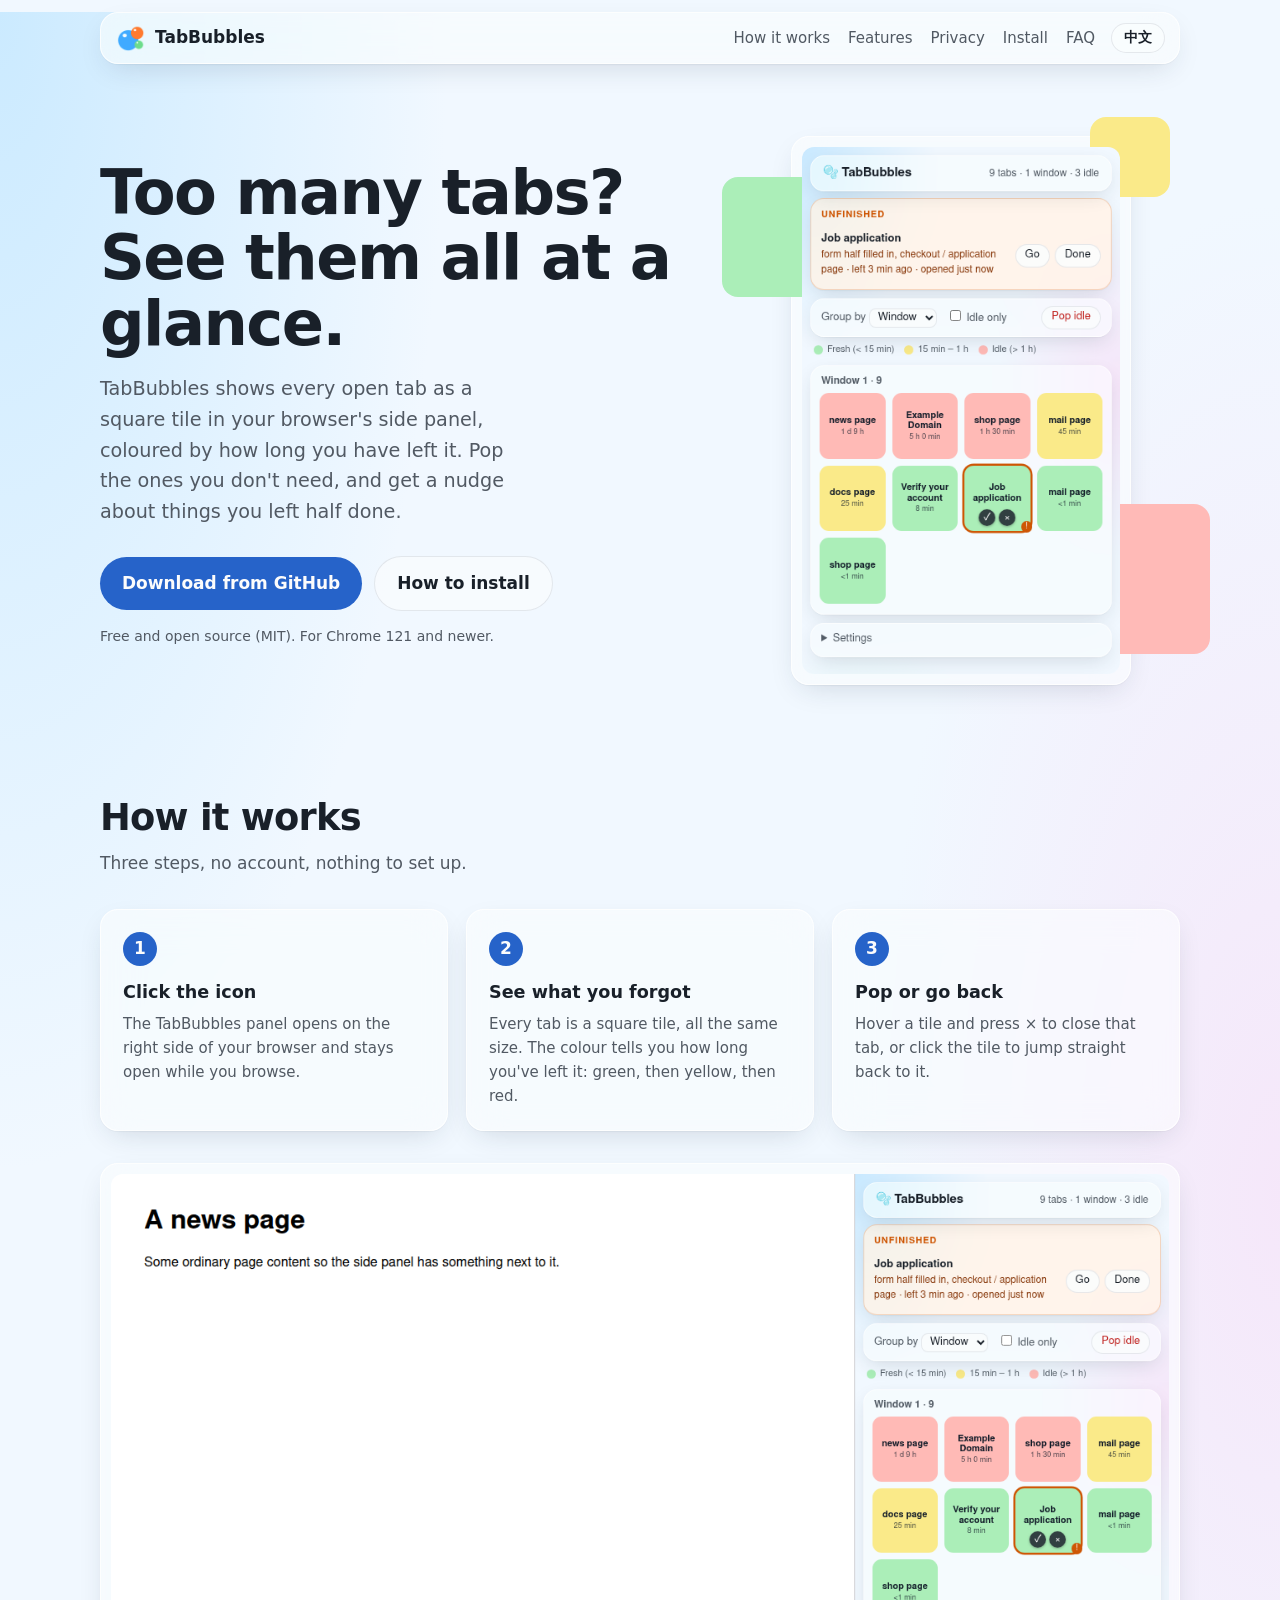
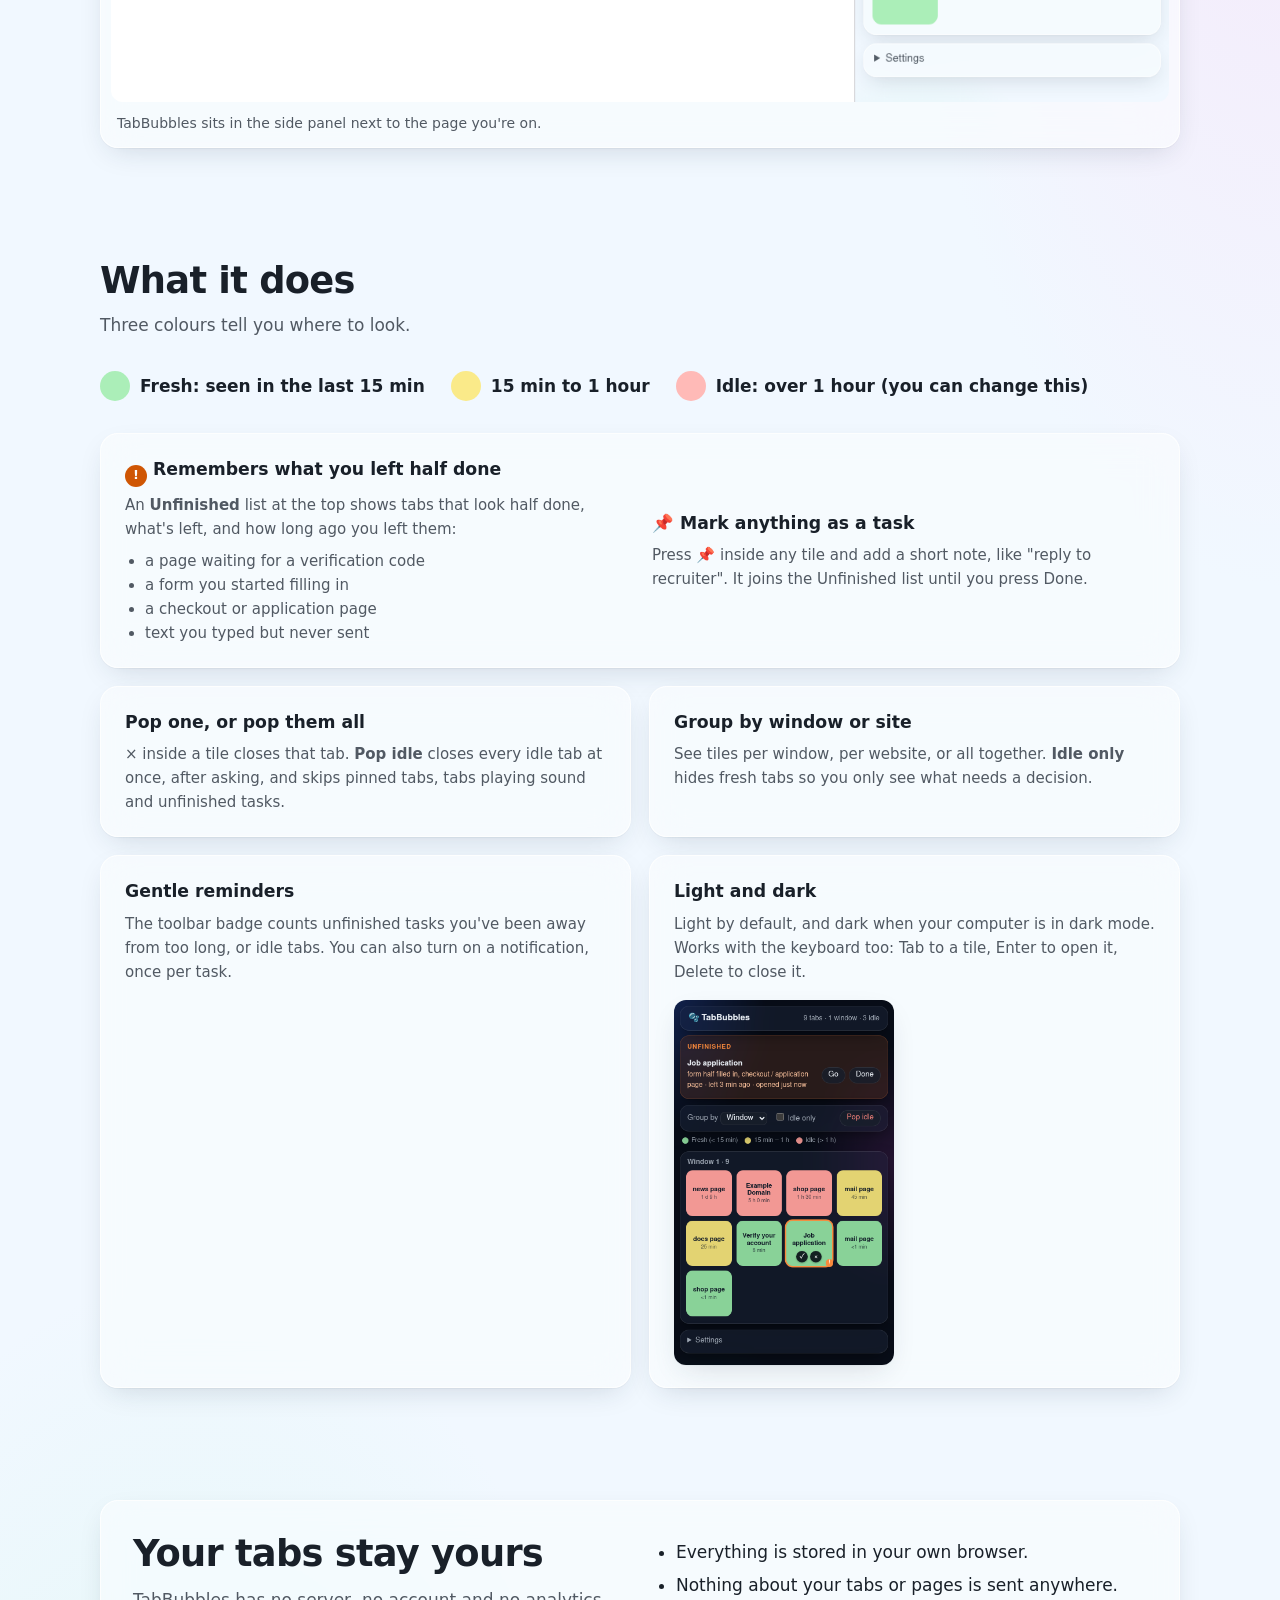
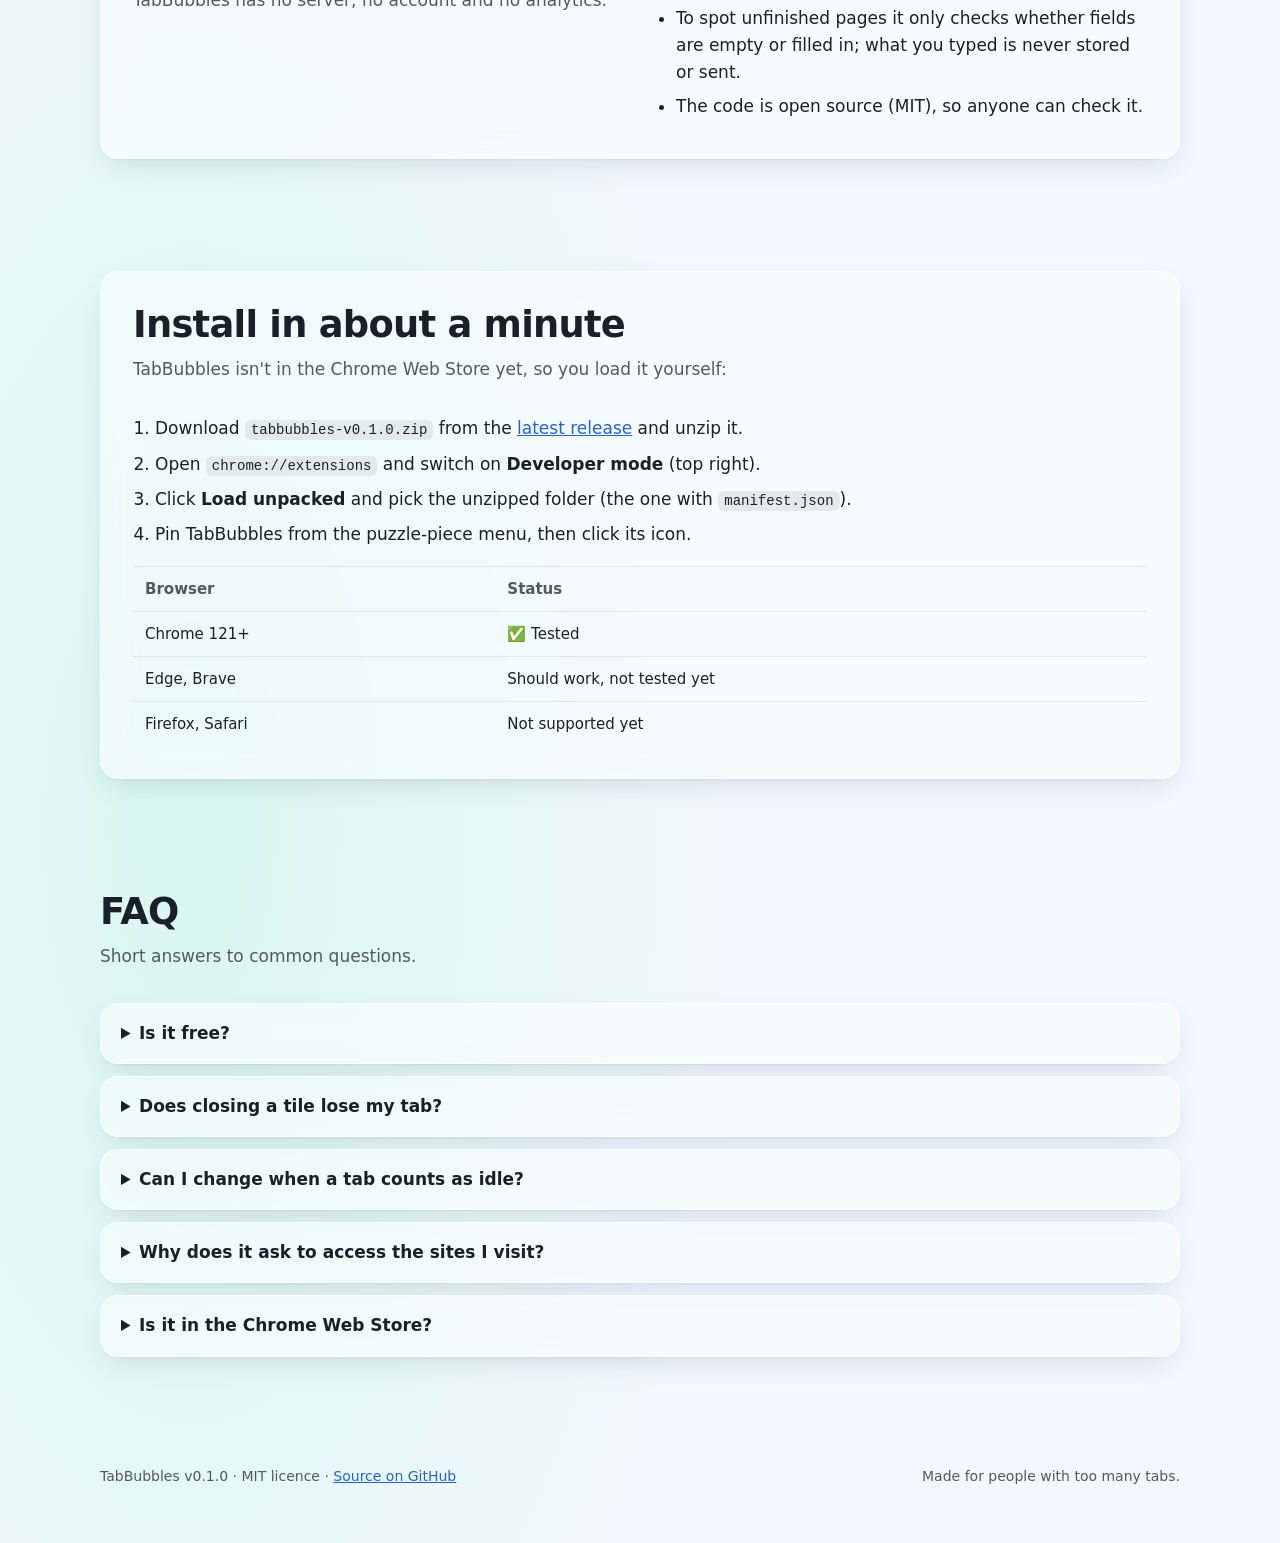
<file: site/index.html>
<!doctype html>
<html lang="en" data-lang="en">
<head>
<meta charset="utf-8">
<meta name="viewport" content="width=device-width, initial-scale=1">
<title>TabBubbles: see every open tab at a glance</title>
<meta name="description" content="TabBubbles is a free, open-source Chrome extension. Every open tab becomes a coloured tile in the side panel, coloured by how long you have left it, and it reminds you about things you left half done.">
<link rel="icon" href="img/icon128.png">
<style>
/* TabBubbles product page. No external fonts, scripts or trackers. */
:root {
  color-scheme: light;
  --bg-0: oklch(97.5% 0.012 250);
  --glow-1: oklch(90% 0.06 240 / .7);
  --glow-2: oklch(92% 0.05 330 / .55);
  --glow-3: oklch(93% 0.06 170 / .5);
  --glass: oklch(99% 0.004 250 / .66);
  --glass-edge: oklch(100% 0 0 / .8);
  --line: oklch(70% 0.02 250 / .22);
  --shadow: 0 1px 1px oklch(30% 0.03 250 / .04), 0 10px 30px -10px oklch(30% 0.04 250 / .18);
  --text: oklch(24% 0.02 255);
  --muted: oklch(46% 0.02 255);
  --primary: oklch(52% 0.17 260);
  --primary-hover: oklch(46% 0.17 260);
  --on-primary: oklch(99% 0 0);
  --task: oklch(60% 0.17 45);
  --green: oklch(89% 0.10 150);
  --yellow: oklch(93% 0.12 100);
  --red: oklch(86% 0.09 22);
  --focus: oklch(55% 0.17 260);
  --radius: 18px;
  --ease-out: cubic-bezier(.22, 1, .36, 1);
  --font: system-ui, -apple-system, "Segoe UI", "PingFang SC", "Microsoft YaHei", sans-serif;
}
* { box-sizing: border-box; }
html, body { overflow-x: clip; }
html { background: var(--bg-0); scroll-behavior: smooth; }
body {
  margin: 0; color: var(--text); font: 17px/1.6 var(--font);
  background:
    radial-gradient(50% 35% at 0% 0%, var(--glow-1), transparent 70%),
    radial-gradient(45% 30% at 100% 25%, var(--glow-2), transparent 70%),
    radial-gradient(60% 35% at 15% 85%, var(--glow-3), transparent 70%),
    var(--bg-0);
}
[data-lang="en"] .zh, [data-lang="zh"] .en { display: none; }
a { color: var(--primary); }
a:focus-visible, button:focus-visible { outline: 2px solid var(--focus); outline-offset: 3px; border-radius: 6px; }
.wrap { width: min(1080px, 100% - 40px); margin-inline: auto; }
.glass { background: var(--glass); border: 1px solid var(--glass-edge); border-radius: var(--radius); box-shadow: var(--shadow);
  -webkit-backdrop-filter: blur(18px) saturate(160%); backdrop-filter: blur(18px) saturate(160%); }

/* top bar */
.top { position: sticky; top: 12px; z-index: 10; margin-top: 12px; display: flex; align-items: center; gap: 16px; padding: 10px 14px 10px 16px; }
.brand { display: flex; align-items: center; gap: 10px; font-weight: 700; text-decoration: none; color: var(--text); }
.brand img { width: 28px; height: 28px; }
.top nav { display: flex; gap: 18px; margin-left: auto; font-size: 15px; }
.top nav a { color: var(--muted); text-decoration: none; white-space: nowrap; }
.top nav a:hover { color: var(--text); }
.lang { border: 1px solid var(--line); background: var(--glass); color: var(--text); border-radius: 999px; padding: 5px 12px; font: 600 14px var(--font); cursor: pointer; white-space: nowrap; }
.lang:hover { border-color: var(--focus); }

/* hero */
.hero { display: grid; grid-template-columns: minmax(0, 1.15fr) minmax(0, .85fr); gap: 48px; align-items: center; padding: 72px 0 56px; }
.hero h1 { font-size: clamp(2.3rem, 5.2vw, 3.9rem); line-height: 1.05; letter-spacing: -.025em; margin: 0 0 18px; overflow-wrap: anywhere; }
.hero p.lead { font-size: 1.2rem; color: var(--muted); margin: 0 0 28px; max-width: 34ch; }
.cta { display: flex; flex-wrap: wrap; gap: 12px; align-items: center; }
.btn { display: inline-flex; align-items: center; gap: 8px; padding: 13px 22px; border-radius: 999px; font-weight: 650; text-decoration: none; white-space: nowrap;
  transition: background-color .15s var(--ease-out), transform .1s var(--ease-out); }
.btn.primary { background: var(--primary); color: var(--on-primary); }
.btn.primary:hover { background: var(--primary-hover); }
.btn.primary:active { transform: translateY(1px); }
.btn.ghost { color: var(--text); border: 1px solid var(--line); background: var(--glass); }
.btn.ghost:hover { border-color: var(--focus); }
.note { font-size: 14px; color: var(--muted); margin-top: 14px; }
.shot-panel { justify-self: center; position: relative; width: min(340px, 100%); padding: 10px; }
.shot-panel img { display: block; width: 100%; height: auto; border-radius: 12px; }
.floaty { position: absolute; border-radius: 16px; z-index: -1; }
.floaty.g { width: 120px; height: 120px; background: var(--green); left: -70px; top: 40px; }
.floaty.y { width: 80px; height: 80px; background: var(--yellow); right: -40px; top: -20px; animation-duration: 9s; }
.floaty.r { width: 150px; height: 150px; background: var(--red); right: -80px; bottom: 30px; animation-duration: 11s; }

/* sections */
section { padding: 56px 0; }
h2 { font-size: clamp(1.7rem, 3.4vw, 2.3rem); letter-spacing: -.02em; line-height: 1.15; margin: 0 0 10px; }
.sub { color: var(--muted); margin: 0 0 32px; max-width: 60ch; }
.steps { list-style: none; padding: 0; margin: 0; display: grid; grid-template-columns: repeat(3, minmax(0, 1fr)); gap: 18px; counter-reset: s; }
.steps li { padding: 22px; counter-increment: s; }
.steps li::before { content: counter(s); display: grid; place-items: center; width: 34px; height: 34px; border-radius: 50%; background: var(--primary); color: var(--on-primary); font-weight: 700; margin-bottom: 12px; }
.steps h3 { margin: 0 0 6px; font-size: 1.1rem; }
.steps p { margin: 0; color: var(--muted); font-size: 15px; }
.wide-shot { margin: 32px 0 0; padding: 10px; }
.wide-shot img { display: block; width: 100%; height: auto; border-radius: 12px; }
.wide-shot figcaption { font-size: 14px; color: var(--muted); padding: 10px 6px 2px; }

.colours { display: flex; flex-wrap: wrap; gap: 14px 26px; margin: 0 0 32px; }
.colours span { display: inline-flex; align-items: center; gap: 10px; font-weight: 600; }
.dot { width: 30px; height: 30px; border-radius: 50%; flex: none; }
.dot.g { background: var(--green); } .dot.y { background: var(--yellow); } .dot.r { background: var(--red); }

.features { display: grid; grid-template-columns: repeat(2, minmax(0, 1fr)); gap: 18px; }
.feature { padding: 22px 24px; }
.feature h3 { margin: 0 0 6px; font-size: 1.08rem; }
.feature p { margin: 0; color: var(--muted); font-size: 15px; }
.feature .mini { display: block; width: min(220px, 100%); height: auto; margin: 16px 0 0; border-radius: 12px; box-shadow: var(--shadow); }
.feature.big { grid-column: 1 / -1; display: grid; grid-template-columns: minmax(0, 1fr) minmax(0, 1fr); gap: 24px; align-items: center; }
.feature ul { margin: 8px 0 0; padding-left: 20px; color: var(--muted); font-size: 15px; }
.flag { display: inline-grid; place-items: center; width: 22px; height: 22px; border-radius: 50%; background: var(--task); color: var(--on-primary); font-size: 13px; font-weight: 700; vertical-align: -4px; }

.privacy { padding: 32px; display: grid; grid-template-columns: minmax(0, 1fr) minmax(0, 1fr); gap: 32px; }
.privacy h2 { margin-bottom: 12px; }
.privacy ul { margin: 0; padding-left: 20px; }
.privacy li { margin: 6px 0; }

.install { padding: 32px; }
.install ol { margin: 0 0 18px; padding-left: 22px; }
.install li { margin: 8px 0; }
code { font: 14px/1.4 ui-monospace, "SF Mono", Menlo, Consolas, monospace; background: oklch(93% 0.01 250); padding: 2px 6px; border-radius: 6px; overflow-wrap: anywhere; }
table { width: 100%; border-collapse: collapse; font-size: 15px; }
th, td { text-align: left; padding: 10px 12px; border-top: 1px solid var(--line); vertical-align: top; }
th { color: var(--muted); font-weight: 600; }

.faq details { padding: 16px 20px; margin-bottom: 12px; }
.faq summary { cursor: pointer; font-weight: 650; }
.faq details p { margin: 10px 0 0; color: var(--muted); }

footer { padding: 40px 0 56px; color: var(--muted); font-size: 14px; display: flex; flex-wrap: wrap; gap: 8px 20px; justify-content: space-between; }

@media (max-width: 860px) {
  .hero { grid-template-columns: minmax(0, 1fr); padding-top: 44px; gap: 36px; }
  .steps { grid-template-columns: minmax(0, 1fr); }
  .features, .feature.big, .privacy { grid-template-columns: minmax(0, 1fr); }
  .top nav { display: none; }
  .lang { margin-left: auto; }
  .floaty.g { left: -30px; } .floaty.r { right: -30px; } .floaty.y { right: -10px; }
}
@media (max-width: 480px) {
  body { font-size: 16px; }
  section { padding: 40px 0; }
  .privacy, .install { padding: 22px; }
  .btn { width: 100%; justify-content: center; }
  th, td { padding: 8px 6px; }
}
@media (prefers-reduced-motion: reduce) {
  html { scroll-behavior: auto; }
}
</style>
</head>
<body>
<div class="wrap">
  <header class="top glass">
    <a class="brand" href="#top"><img src="img/icon128.png" alt="">TabBubbles</a>
    <nav aria-label="Page">
      <a href="#how"><span class="en">How it works</span><span class="zh">怎么用</span></a>
      <a href="#features"><span class="en">Features</span><span class="zh">功能</span></a>
      <a href="#privacy"><span class="en">Privacy</span><span class="zh">隐私</span></a>
      <a href="#install"><span class="en">Install</span><span class="zh">安装</span></a>
      <a href="#faq">FAQ</a>
    </nav>
    <button class="lang" id="lang" type="button" aria-label="Switch language / 切换语言">中文</button>
  </header>

  <main id="top">
    <section class="hero">
      <div>
        <h1><span class="en">Too many tabs? See them all at a glance.</span><span class="zh">标签页太多？一眼看清全部。</span></h1>
        <p class="lead">
          <span class="en">TabBubbles shows every open tab as a square tile in your browser's side panel, coloured by how long you have left it. Pop the ones you don't need, and get a nudge about things you left half done.</span>
          <span class="zh">TabBubbles 在浏览器右侧的侧边栏里，把每个打开的标签页变成一个彩色方块，颜色告诉你它被冷落了多久。不要的点一下就关掉，做到一半的事情它会提醒你。</span>
        </p>
        <div class="cta">
          <a class="btn primary" href="https://github.com/suninnn/tab-bubbles/releases/latest" id="download"><span class="en">Download from GitHub</span><span class="zh">从 GitHub 下载</span></a>
          <a class="btn ghost" href="#install"><span class="en">How to install</span><span class="zh">安装步骤</span></a>
        </div>
        <p class="note"><span class="en">Free and open source (MIT). For Chrome 121 and newer.</span><span class="zh">免费、开源（MIT 协议）。适用于 Chrome 121 及以上版本。</span></p>
      </div>
      <div class="shot-panel glass">
        <span class="floaty g" aria-hidden="true"></span><span class="floaty y" aria-hidden="true"></span><span class="floaty r" aria-hidden="true"></span>
        <img src="img/panel-light.png" width="380" height="630" alt="The TabBubbles side panel: an Unfinished card at the top, then a grid of green, yellow and red tiles for open tabs.">
      </div>
    </section>

    <section id="how">
      <h2><span class="en">How it works</span><span class="zh">怎么用</span></h2>
      <p class="sub"><span class="en">Three steps, no account, nothing to set up.</span><span class="zh">三步就好，不用注册，不用设置。</span></p>
      <ol class="steps">
        <li class="glass">
          <h3><span class="en">Click the icon</span><span class="zh">点一下图标</span></h3>
          <p><span class="en">The TabBubbles panel opens on the right side of your browser and stays open while you browse.</span><span class="zh">TabBubbles 在浏览器右侧打开，一边浏览一边开着。</span></p>
        </li>
        <li class="glass">
          <h3><span class="en">See what you forgot</span><span class="zh">一眼看出被遗忘的</span></h3>
          <p><span class="en">Every tab is a square tile, all the same size. The colour tells you how long you've left it: green, then yellow, then red.</span><span class="zh">每个标签页是一个同样大小的方块。颜色告诉你多久没看了：绿色、黄色，再到红色。</span></p>
        </li>
        <li class="glass">
          <h3><span class="en">Pop or go back</span><span class="zh">关掉，或者回去</span></h3>
          <p><span class="en">Hover a tile and press × to close that tab, or click the tile to jump straight back to it.</span><span class="zh">鼠标移到方块上点 × 关掉它，或者直接点方块跳回那个标签页。</span></p>
        </li>
      </ol>
      <figure class="wide-shot glass">
        <img src="img/browser-light.png" width="1281" height="640" alt="A web page on the left and the TabBubbles side panel on the right.">
        <figcaption><span class="en">TabBubbles sits in the side panel next to the page you're on.</span><span class="zh">TabBubbles 就在你正在看的网页旁边。</span></figcaption>
      </figure>
    </section>

    <section id="features">
      <h2><span class="en">What it does</span><span class="zh">能做什么</span></h2>
      <p class="sub"><span class="en">Three colours tell you where to look.</span><span class="zh">三种颜色告诉你该看哪里。</span></p>
      <div class="colours">
        <span><i class="dot g"></i><span class="en">Fresh: seen in the last 15 min</span><span class="zh">新鲜：15 分钟内看过</span></span>
        <span><i class="dot y"></i><span class="en">15 min to 1 hour</span><span class="zh">15 分钟到 1 小时</span></span>
        <span><i class="dot r"></i><span class="en">Idle: over 1 hour (you can change this)</span><span class="zh">闲置：超过 1 小时（可以调整）</span></span>
      </div>
      <div class="features">
        <div class="feature big glass">
          <div>
            <h3><span class="en"><span class="flag">!</span> Remembers what you left half done</span><span class="zh"><span class="flag">!</span> 记得你做到一半的事</span></h3>
            <p><span class="en">An <b>Unfinished</b> list at the top shows tabs that look half done, what's left, and how long ago you left them:</span><span class="zh">顶部的<b>未完成</b>列表会列出看起来没做完的标签页、还差什么、你多久前离开的：</span></p>
            <ul>
              <li><span class="en">a page waiting for a verification code</span><span class="zh">等着输入验证码的页面</span></li>
              <li><span class="en">a form you started filling in</span><span class="zh">填了一半的表单</span></li>
              <li><span class="en">a checkout or application page</span><span class="zh">结账或申请页面</span></li>
              <li><span class="en">text you typed but never sent</span><span class="zh">打了字还没发出去的文本</span></li>
            </ul>
          </div>
          <div>
            <h3><span class="en">📌 Mark anything as a task</span><span class="zh">📌 手动标成待办</span></h3>
            <p><span class="en">Press 📌 inside any tile and add a short note, like "reply to recruiter". It joins the Unfinished list until you press Done.</span><span class="zh">点方块里的 📌，写一句备注，比如"回复招聘人员"。它会留在未完成列表里，直到你点完成。</span></p>
          </div>
        </div>
        <div class="feature glass">
          <h3><span class="en">Pop one, or pop them all</span><span class="zh">一个一个关，或者一次全关</span></h3>
          <p><span class="en">× inside a tile closes that tab. <b>Pop idle</b> closes every idle tab at once, after asking, and skips pinned tabs, tabs playing sound and unfinished tasks.</span><span class="zh">方块里的 × 关掉这个标签页。<b>Pop idle</b> 先问你一句，再一次关掉所有闲置标签页，固定的、正在放声音的、未完成的都不会关。</span></p>
        </div>
        <div class="feature glass">
          <h3><span class="en">Group by window or site</span><span class="zh">按窗口或网站分组</span></h3>
          <p><span class="en">See tiles per window, per website, or all together. <b>Idle only</b> hides fresh tabs so you only see what needs a decision.</span><span class="zh">按窗口、按网站或者全部放在一起看。<b>只看闲置</b>会隐藏新鲜的标签页，只留下需要你处理的。</span></p>
        </div>
        <div class="feature glass">
          <h3><span class="en">Gentle reminders</span><span class="zh">轻轻提醒</span></h3>
          <p><span class="en">The toolbar badge counts unfinished tasks you've been away from too long, or idle tabs. You can also turn on a notification, once per task.</span><span class="zh">工具栏图标上的数字显示你离开太久的未完成任务，或者闲置标签页的数量。也可以打开系统通知，每个任务只提醒一次。</span></p>
        </div>
        <div class="feature glass">
          <h3><span class="en">Light and dark</span><span class="zh">浅色和深色</span></h3>
          <p><span class="en">Light by default, and dark when your computer is in dark mode. Works with the keyboard too: Tab to a tile, Enter to open it, Delete to close it.</span><span class="zh">默认浅色，电脑切到深色模式时自动变深色。也可以用键盘：Tab 选中方块，回车打开，Delete 关掉。</span></p>
          <img class="mini" src="img/panel-dark.png" width="380" height="630" loading="lazy" alt="The TabBubbles side panel in dark mode.">
        </div>
      </div>
    </section>

    <section id="privacy">
      <div class="privacy glass">
        <div>
          <h2><span class="en">Your tabs stay yours</span><span class="zh">你的标签页只属于你</span></h2>
          <p class="sub" style="margin:0"><span class="en">TabBubbles has no server, no account and no analytics.</span><span class="zh">TabBubbles 没有服务器、不用账号、不做任何统计。</span></p>
        </div>
        <ul>
          <li><span class="en">Everything is stored in your own browser.</span><span class="zh">所有数据都只存在你自己的浏览器里。</span></li>
          <li><span class="en">Nothing about your tabs or pages is sent anywhere.</span><span class="zh">你的标签页和网页内容不会发送到任何地方。</span></li>
          <li><span class="en">To spot unfinished pages it only checks whether fields are empty or filled in; what you typed is never stored or sent.</span><span class="zh">为了发现没做完的页面，它只看输入框是空的还是填了，你输入的内容不会被保存或发送。</span></li>
          <li><span class="en">The code is open source (MIT), so anyone can check it.</span><span class="zh">代码开源（MIT），谁都可以检查。</span></li>
        </ul>
      </div>
    </section>

    <section id="install">
      <div class="install glass">
        <h2><span class="en">Install in about a minute</span><span class="zh">一分钟装好</span></h2>
        <p class="sub"><span class="en">TabBubbles isn't in the Chrome Web Store yet, so you load it yourself:</span><span class="zh">TabBubbles 还没上架 Chrome 应用商店，所以需要手动加载：</span></p>
        <ol>
          <li><span class="en">Download <code>tabbubbles-v0.1.0.zip</code> from the <a href="https://github.com/suninnn/tab-bubbles/releases/latest">latest release</a> and unzip it.</span><span class="zh">从 <a href="https://github.com/suninnn/tab-bubbles/releases/latest">最新版本页面</a>下载 <code>tabbubbles-v0.1.0.zip</code> 并解压。</span></li>
          <li><span class="en">Open <code>chrome://extensions</code> and switch on <b>Developer mode</b> (top right).</span><span class="zh">打开 <code>chrome://extensions</code>，打开右上角的<b>开发者模式</b>。</span></li>
          <li><span class="en">Click <b>Load unpacked</b> and pick the unzipped folder (the one with <code>manifest.json</code>).</span><span class="zh">点<b>加载已解压的扩展程序</b>，选择解压后的文件夹（里面有 <code>manifest.json</code>）。</span></li>
          <li><span class="en">Pin TabBubbles from the puzzle-piece menu, then click its icon.</span><span class="zh">在拼图图标菜单里把 TabBubbles 固定到工具栏，然后点它的图标。</span></li>
        </ol>
        <table>
          <thead><tr><th><span class="en">Browser</span><span class="zh">浏览器</span></th><th><span class="en">Status</span><span class="zh">状态</span></th></tr></thead>
          <tbody>
            <tr><td>Chrome 121+</td><td><span class="en">✅ Tested</span><span class="zh">✅ 已测试</span></td></tr>
            <tr><td>Edge, Brave</td><td><span class="en">Should work, not tested yet</span><span class="zh">应该可以用，还没测试</span></td></tr>
            <tr><td>Firefox, Safari</td><td><span class="en">Not supported yet</span><span class="zh">暂不支持</span></td></tr>
          </tbody>
        </table>
      </div>
    </section>

    <section id="faq" class="faq">
      <h2>FAQ</h2>
      <p class="sub"><span class="en">Short answers to common questions.</span><span class="zh">常见问题。</span></p>
      <details class="glass"><summary><span class="en">Is it free?</span><span class="zh">要钱吗？</span></summary>
        <p><span class="en">Yes. TabBubbles is free and open source under the MIT licence.</span><span class="zh">不要钱。TabBubbles 免费，并以 MIT 协议开源。</span></p></details>
      <details class="glass"><summary><span class="en">Does closing a tile lose my tab?</span><span class="zh">关掉方块，标签页就没了吗？</span></summary>
        <p><span class="en">Yes, × closes that tab, the same as closing it in the tab bar. Pop idle asks first and never closes pinned tabs, tabs playing sound or unfinished tasks.</span><span class="zh">是的，× 会关掉这个标签页，和在标签栏里关掉一样。Pop idle 会先问你，并且不会关固定的、正在放声音的和未完成的标签页。</span></p></details>
      <details class="glass"><summary><span class="en">Can I change when a tab counts as idle?</span><span class="zh">能改"闲置"的时间吗？</span></summary>
        <p><span class="en">Yes. In Settings at the bottom of the panel, set the idle time (1 hour by default) and when to be reminded about unfinished tasks. The colours follow your setting.</span><span class="zh">可以。在侧边栏底部的设置里改闲置时间（默认 1 小时）和未完成任务的提醒时间，颜色会跟着变。</span></p></details>
      <details class="glass"><summary><span class="en">Why does it ask to access the sites I visit?</span><span class="zh">为什么要访问我打开的网站？</span></summary>
        <p><span class="en">So it can notice an unfinished page, like an empty verification-code box or a half-filled form. That check happens on your computer and nothing is sent anywhere.</span><span class="zh">为了发现没做完的页面，比如空的验证码框或填了一半的表单。这个检查只在你的电脑上进行，不会发送任何内容。</span></p></details>
      <details class="glass"><summary><span class="en">Is it in the Chrome Web Store?</span><span class="zh">在 Chrome 应用商店里吗？</span></summary>
        <p><span class="en">Not yet. For now, install it with the four steps above.</span><span class="zh">还没有。目前请按上面四步安装。</span></p></details>
    </section>
  </main>

  <footer>
    <span>TabBubbles v0.1.0 · <span class="en">MIT licence</span><span class="zh">MIT 协议</span> · <a href="https://github.com/suninnn/tab-bubbles"><span class="en">Source on GitHub</span><span class="zh">GitHub 源码</span></a></span>
    <span><span class="en">Made for people with too many tabs.</span><span class="zh">献给标签页太多的你。</span></span>
  </footer>
</div>
<script>
// Language toggle: English / 中文, remembered on this device only.
(() => {
  const root = document.documentElement, btn = document.getElementById("lang");
  const set = l => { root.dataset.lang = l; root.lang = l === "zh" ? "zh-CN" : "en"; btn.textContent = l === "zh" ? "English" : "中文";
    try { localStorage.setItem("tabbubbles:lang", l); } catch (e) {} };
  let saved = null; try { saved = localStorage.getItem("tabbubbles:lang"); } catch (e) {}
  set(saved || ((navigator.language || "").toLowerCase().startsWith("zh") ? "zh" : "en"));
  btn.addEventListener("click", () => set(root.dataset.lang === "zh" ? "en" : "zh"));
})();
</script>
</body>
</html>
</file>
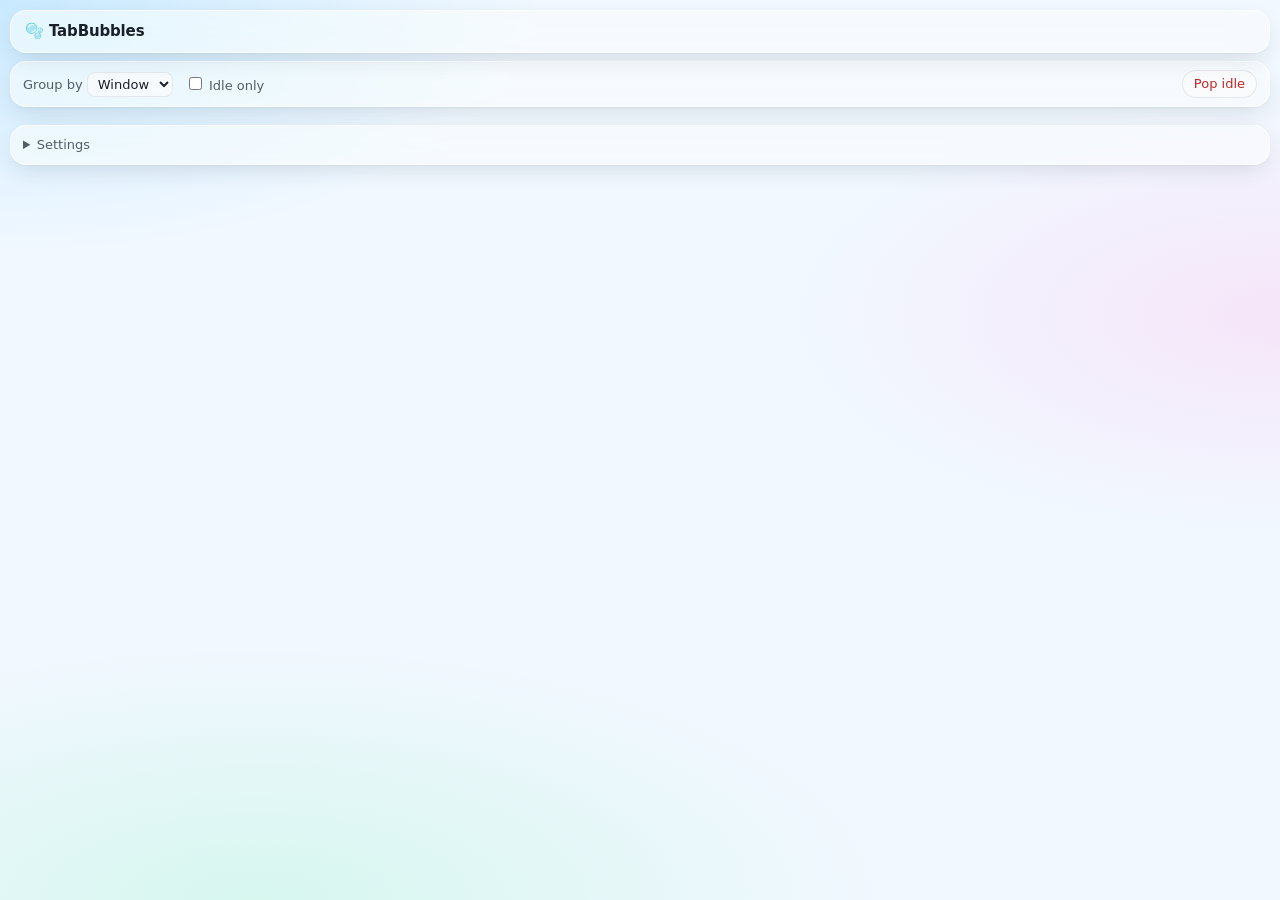
<file: src/panel.html>
<!doctype html>
<html>
<head>
  <meta charset="utf-8">
  <meta name="viewport" content="width=device-width, initial-scale=1">
  <title>TabBubbles</title>
  <link rel="stylesheet" href="panel.css">
</head>
<body>
  <header class="glass">
    <div class="brand">🫧 TabBubbles</div>
    <div id="summary" class="summary"></div>
  </header>

  <section id="tasks" class="tasks glass" hidden>
    <h2>Unfinished</h2>
    <ul id="taskList"></ul>
  </section>

  <nav class="bar glass">
    <label>Group by
      <select id="groupBy">
        <option value="window">Window</option>
        <option value="domain">Site</option>
        <option value="none">Nothing</option>
      </select>
    </label>
    <label><input type="checkbox" id="idleOnly"> Idle only</label>
    <button id="popIdle" class="danger" title="Close every idle tab that isn't pinned, playing sound or an unfinished task">Pop idle</button>
  </nav>
  <div id="legend" class="legend" aria-label="Bubble colours: how long since you looked at the tab"></div>

  <main id="groups"></main>

  <div id="markBox" class="mark glass" hidden>
    <div class="markTitle" id="markTitle"></div>
    <input id="markNote" maxlength="140" placeholder="What's left to do here? (optional)">
    <div class="row"><button id="markSave" class="primary">Mark as task</button><button id="markCancel">Cancel</button></div>
  </div>

  <details class="settings glass">
    <summary>Settings</summary>
    <label>Tab counts as idle after <input type="number" id="idleMinutes" min="1" max="10080"> min</label>
    <label>Remind about an unfinished task after <input type="number" id="taskRemindMinutes" min="1" max="1440"> min</label>
    <label><input type="checkbox" id="notify"> Show a notification (the badge is always on)</label>
    <p class="privacy">Everything stays in this browser. TabBubbles sends nothing anywhere.</p>
  </details>

  <script src="shared.js"></script>
  <script src="panel.js"></script>
</body>
</html>
</file>
<file: src/panel.css>
/* TabBubbles side panel: frosted glass, light by default, dark when the system is dark.
 * Every colour is a token below; motion is transform/opacity only and switches off for prefers-reduced-motion. */
:root {
  color-scheme: light dark;
  /* page + glass */
  --bg-0: oklch(97.5% 0.012 250);
  --bg-glow-1: oklch(90% 0.06 240 / .75);
  --bg-glow-2: oklch(92% 0.05 330 / .6);
  --bg-glow-3: oklch(93% 0.06 170 / .55);
  --glass: oklch(99% 0.004 250 / .62);
  --glass-strong: oklch(99% 0.004 250 / .82);
  --glass-edge: oklch(100% 0 0 / .75);
  --glass-line: oklch(70% 0.02 250 / .22);
  --shadow: 0 1px 1px oklch(30% 0.03 250 / .04), 0 8px 24px -6px oklch(30% 0.04 250 / .16);
  --shadow-pop: 0 18px 40px -12px oklch(25% 0.04 250 / .35);
  /* text */
  --text: oklch(24% 0.02 255);
  --muted: oklch(47% 0.02 255);
  /* accents */
  --task: oklch(60% 0.17 45);
  --task-glass: oklch(97% 0.03 60 / .7);
  --task-line: oklch(80% 0.09 55 / .55);
  --task-sub: oklch(45% 0.12 45);
  --primary: oklch(55% 0.17 260);
  --on-primary: oklch(99% 0 0);
  --danger: oklch(53% 0.19 27);
  --danger-strong: oklch(58% 0.2 27);
  --focus: oklch(55% 0.17 260);
  --chip-bg: oklch(27% 0.02 255 / .88);
  --chip-fg: oklch(99% 0 0);
  --bubble-ink: oklch(22% 0.03 255);
  /* bubble colours: flat, light, 3 levels */
  --band-0: oklch(89% 0.10 150);   /* light green: fresh */
  --band-1: oklch(93% 0.12 100);   /* light yellow: 15 min to idle */
  --band-2: oklch(86% 0.09 22);    /* light red: idle */
  --blur: blur(18px) saturate(160%);
  --radius: 16px;
  --ease-out: cubic-bezier(.22, 1, .36, 1);
}
@media (prefers-color-scheme: dark) {
  :root {
    --bg-0: oklch(16% 0.025 265);
    --bg-glow-1: oklch(35% 0.12 265 / .55);
    --bg-glow-2: oklch(32% 0.1 320 / .45);
    --bg-glow-3: oklch(34% 0.08 185 / .4);
    --glass: oklch(26% 0.025 265 / .5);
    --glass-strong: oklch(24% 0.025 265 / .82);
    --glass-edge: oklch(100% 0 0 / .1);
    --glass-line: oklch(100% 0 0 / .08);
    --shadow: 0 1px 1px oklch(0% 0 0 / .2), 0 10px 28px -8px oklch(0% 0 0 / .55);
    --shadow-pop: 0 18px 44px -10px oklch(0% 0 0 / .7);
    --text: oklch(94% 0.01 255);
    --muted: oklch(72% 0.02 255);
    --task: oklch(74% 0.16 52);
    --task-glass: oklch(32% 0.06 50 / .5);
    --task-line: oklch(60% 0.12 50 / .35);
    --task-sub: oklch(84% 0.08 55);
    --danger: oklch(74% 0.14 25);
    --danger-strong: oklch(60% 0.2 27);
    --focus: oklch(80% 0.1 250);
    --chip-bg: oklch(15% 0.02 265 / .9);
    --band-0: oklch(80% 0.11 150);
    --band-1: oklch(86% 0.12 100);
    --band-2: oklch(77% 0.11 22);
  }
}

* { box-sizing: border-box; }
html, body { overflow-x: clip; }
html { min-height: 100%; background: var(--bg-0); }
body {
  margin: 0; min-height: 100vh; color: var(--text);
  font: 13px/1.4 system-ui, -apple-system, "Segoe UI", sans-serif;
  background:
    radial-gradient(60% 40% at 0% 0%, var(--bg-glow-1), transparent 70%),
    radial-gradient(55% 35% at 100% 35%, var(--bg-glow-2), transparent 70%),
    radial-gradient(70% 40% at 20% 100%, var(--bg-glow-3), transparent 70%),
    var(--bg-0);
  background-attachment: fixed;
  padding: 10px 0 12px;
}

.glass {
  background: var(--glass); border: 1px solid var(--glass-edge); border-radius: var(--radius);
  box-shadow: var(--shadow); -webkit-backdrop-filter: var(--blur); backdrop-filter: var(--blur);
}

header {
  position: sticky; top: 8px; z-index: 5; margin: 0 10px 8px; padding: 10px 14px;
  display: flex; justify-content: space-between; align-items: baseline; gap: 8px; flex-wrap: wrap;
}
.brand { font-weight: 700; font-size: 15px; letter-spacing: -.01em; }
.summary { color: var(--muted); font-size: 12px; }

h2 { font-size: 11px; text-transform: uppercase; letter-spacing: .08em; color: var(--task); margin: 0 0 6px; }
.tasks { margin: 0 10px 10px; padding: 12px 12px 6px; background: var(--task-glass); border-color: var(--task-line); }
.tasks ul { list-style: none; margin: 0; padding: 0; }
.tasks li { display: grid; grid-template-columns: minmax(0, 1fr) auto auto; gap: 6px; align-items: center; padding: 7px 0; border-top: 1px solid var(--task-line); }
.tasks li:first-child { border-top: 0; }
.tasks .what { min-width: 0; }
.tasks .what b { display: block; white-space: nowrap; overflow: hidden; text-overflow: ellipsis; }
.tasks .what span { color: var(--task-sub); font-size: 12px; }

button {
  background: var(--glass-strong); color: var(--text); border: 1px solid var(--glass-line); border-radius: 999px;
  padding: 4px 11px; cursor: pointer; font: inherit; white-space: nowrap;
  transition: background-color .15s var(--ease-out), border-color .15s var(--ease-out), transform .1s var(--ease-out);
}
button:hover { border-color: var(--focus); }
button:active { transform: translateY(1px); }
button:focus-visible, select:focus-visible, input:focus-visible { outline: 2px solid var(--focus); outline-offset: 2px; }
button.primary { background: var(--primary); border-color: var(--primary); color: var(--on-primary); }
button.danger { color: var(--danger); }

.bar {
  margin: 0 10px 10px; padding: 8px 12px; display: flex; flex-wrap: wrap; gap: 8px 12px; align-items: center; color: var(--muted);
}
.bar #popIdle { margin-left: auto; }
select, input[type=number], input:not([type]) {
  background: var(--glass-strong); color: var(--text); border: 1px solid var(--glass-line); border-radius: 8px; padding: 3px 6px; font: inherit;
}
input[type=number] { width: 64px; }

/* Tile grid: each group is a glass card holding an even grid of equal-size square tiles. */
.group { margin: 0 10px 10px; padding: 10px 10px 12px; }
.group h3 { margin: 0 0 6px 2px; font-size: 12px; color: var(--muted); font-weight: 600; }
.field { display: grid; grid-template-columns: repeat(auto-fill, minmax(78px, 1fr)); gap: 8px; }
.bubble {
  position: relative; aspect-ratio: 1; min-width: 0; border-radius: 11px; display: flex; flex-direction: column; align-items: center; justify-content: center;
  text-align: center; cursor: pointer; padding: 8px; color: var(--bubble-ink);
  background: var(--tint);   /* flat, solid light colour by idle level (band-N class) */
  transition: opacity .2s var(--ease-out), transform .2s var(--ease-out);
}
.band-0 { --tint: var(--band-0); } .band-1 { --tint: var(--band-1); } .band-2 { --tint: var(--band-2); }
.legend { margin: -2px 14px 10px; display: flex; flex-wrap: wrap; gap: 4px 12px; font-size: 11px; color: var(--muted); }
.legend span { display: inline-flex; align-items: center; gap: 5px; white-space: nowrap; }
.legend i { width: 11px; height: 11px; border-radius: 50%; background: var(--tint); }
.bubble.active { outline: 2px solid var(--focus); outline-offset: 3px; }
.bubble.task { box-shadow: 0 0 0 2.5px var(--task); }
.bubble img { width: 16px; height: 16px; border-radius: 4px; }
.bubble .t { font-size: 11px; line-height: 1.15; max-width: 100%; overflow: hidden; display: -webkit-box; -webkit-line-clamp: 2; -webkit-box-orient: vertical; font-weight: 650; margin-top: 2px; }
.bubble .age { font-size: 9px; opacity: .75; }

/* ✓/📌 and × sit INSIDE the circle so moving to them never leaves the hover area. */
.bubble .acts { position: absolute; left: 0; right: 0; bottom: 6px; display: flex; justify-content: center; gap: 4px;
  opacity: 0; pointer-events: none; transition: opacity .1s var(--ease-out); }
.bubble:hover .acts, .bubble:focus-within .acts { opacity: 1; pointer-events: auto; }
.bubble .x, .bubble .pin { width: 20px; height: 20px; border-radius: 50%; border: 0; padding: 0; font-size: 12px; line-height: 20px;
  background: var(--chip-bg); color: var(--chip-fg); box-shadow: 0 1px 3px oklch(0% 0 0 / .3); }
.bubble .x:hover, .bubble .pin:hover { transform: scale(1.15); }
.bubble .x:hover { background: var(--danger-strong); }
.bubble:hover .age, .bubble:focus-within .age { visibility: hidden; }
.bubble:focus-visible { outline: 2px solid var(--focus); outline-offset: 3px; }
.bubble .x:focus-visible, .bubble .pin:focus-visible { outline: 2px solid var(--focus); outline-offset: 1px; }
.bubble .flag { position: absolute; bottom: -2px; right: -2px; background: var(--task); color: var(--chip-fg); border-radius: 9px; font-size: 10px; padding: 0 5px; }
.bubble.popping { transform: scale(.85); opacity: 0; }

.mark { position: fixed; left: 10px; right: 10px; bottom: 12px; z-index: 10; padding: 12px; background: var(--glass-strong); box-shadow: var(--shadow-pop); }
.mark input { width: 100%; margin: 8px 0; }
.mark .row { display: flex; gap: 8px; }
.markTitle { font-weight: 600; white-space: nowrap; overflow: hidden; text-overflow: ellipsis; }

.settings { margin: 0 10px; padding: 10px 12px; color: var(--muted); }
.settings summary { cursor: pointer; }
.settings label { display: block; margin: 8px 0; }
.privacy { font-size: 11px; }
.empty { color: var(--muted); padding: 24px 14px; text-align: center; }

@media (prefers-reduced-motion: reduce) {
  .bubble, .acts, button { transition: opacity .12s linear; }
  .bubble.popping { transform: none; }
}
</file>
